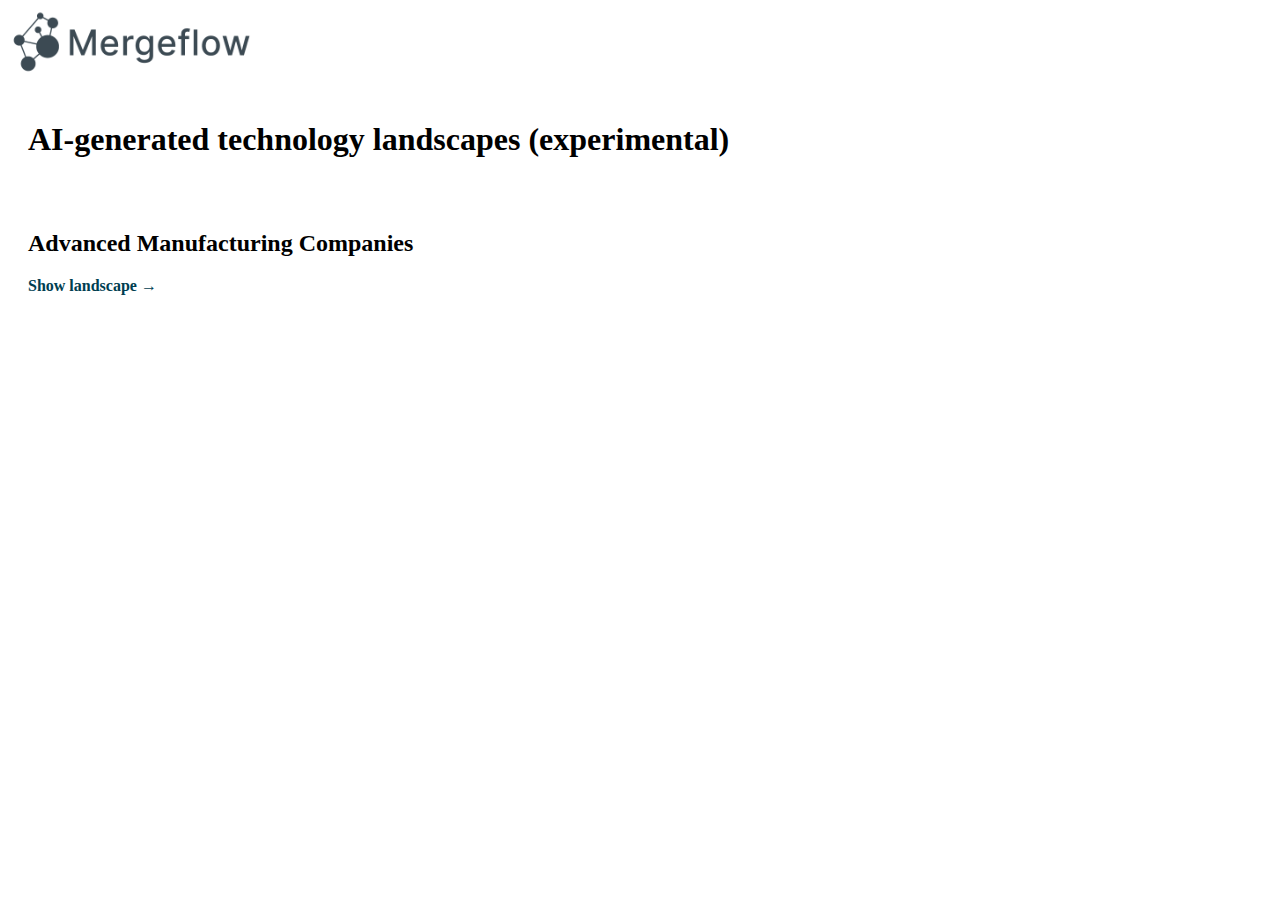
<file: index.html>
<!DOCTYPE html>
<html>
  <head>
	<title>Mergeflow technology roadmaps (experimental)</title>
	<style>
	  h1 {
		padding: 20px;
	  }
	  
	  h2 {
		  padding: 30px 0px 0px 20px;
	  }
	  
	  p {
		padding: 0px 0px 0px 20px;
		max-width: 50%;
	  }
	  nav ul {
		list-style: none;
		padding: 0;
	  }
	  
	  nav li {
		padding: 10px 10px 10px 30px;
	  }
	  
	  a {
		color: #003e51;
		font-weight: 800;
		text-decoration: none;
	  }
	  
	  header img {
		max-width: 250px;
	  }
	</style>
  </head>
  <body>
	<header>
	  <img src="./logo-mergeflow.png" alt="Mergeflow Logo">
	  <h1>AI-generated technology landscapes (experimental)</h1>
	</header>

	<main>
		<h2>Advanced Manufacturing Companies</h2>
		<p><a href="./advanced-manufacturing" target="_blank">Show landscape &rarr;</a></p>
	</main>
	
	<footer>
	  <!-- Footer content goes here -->
	</footer>
  </body>
</html>
</file>
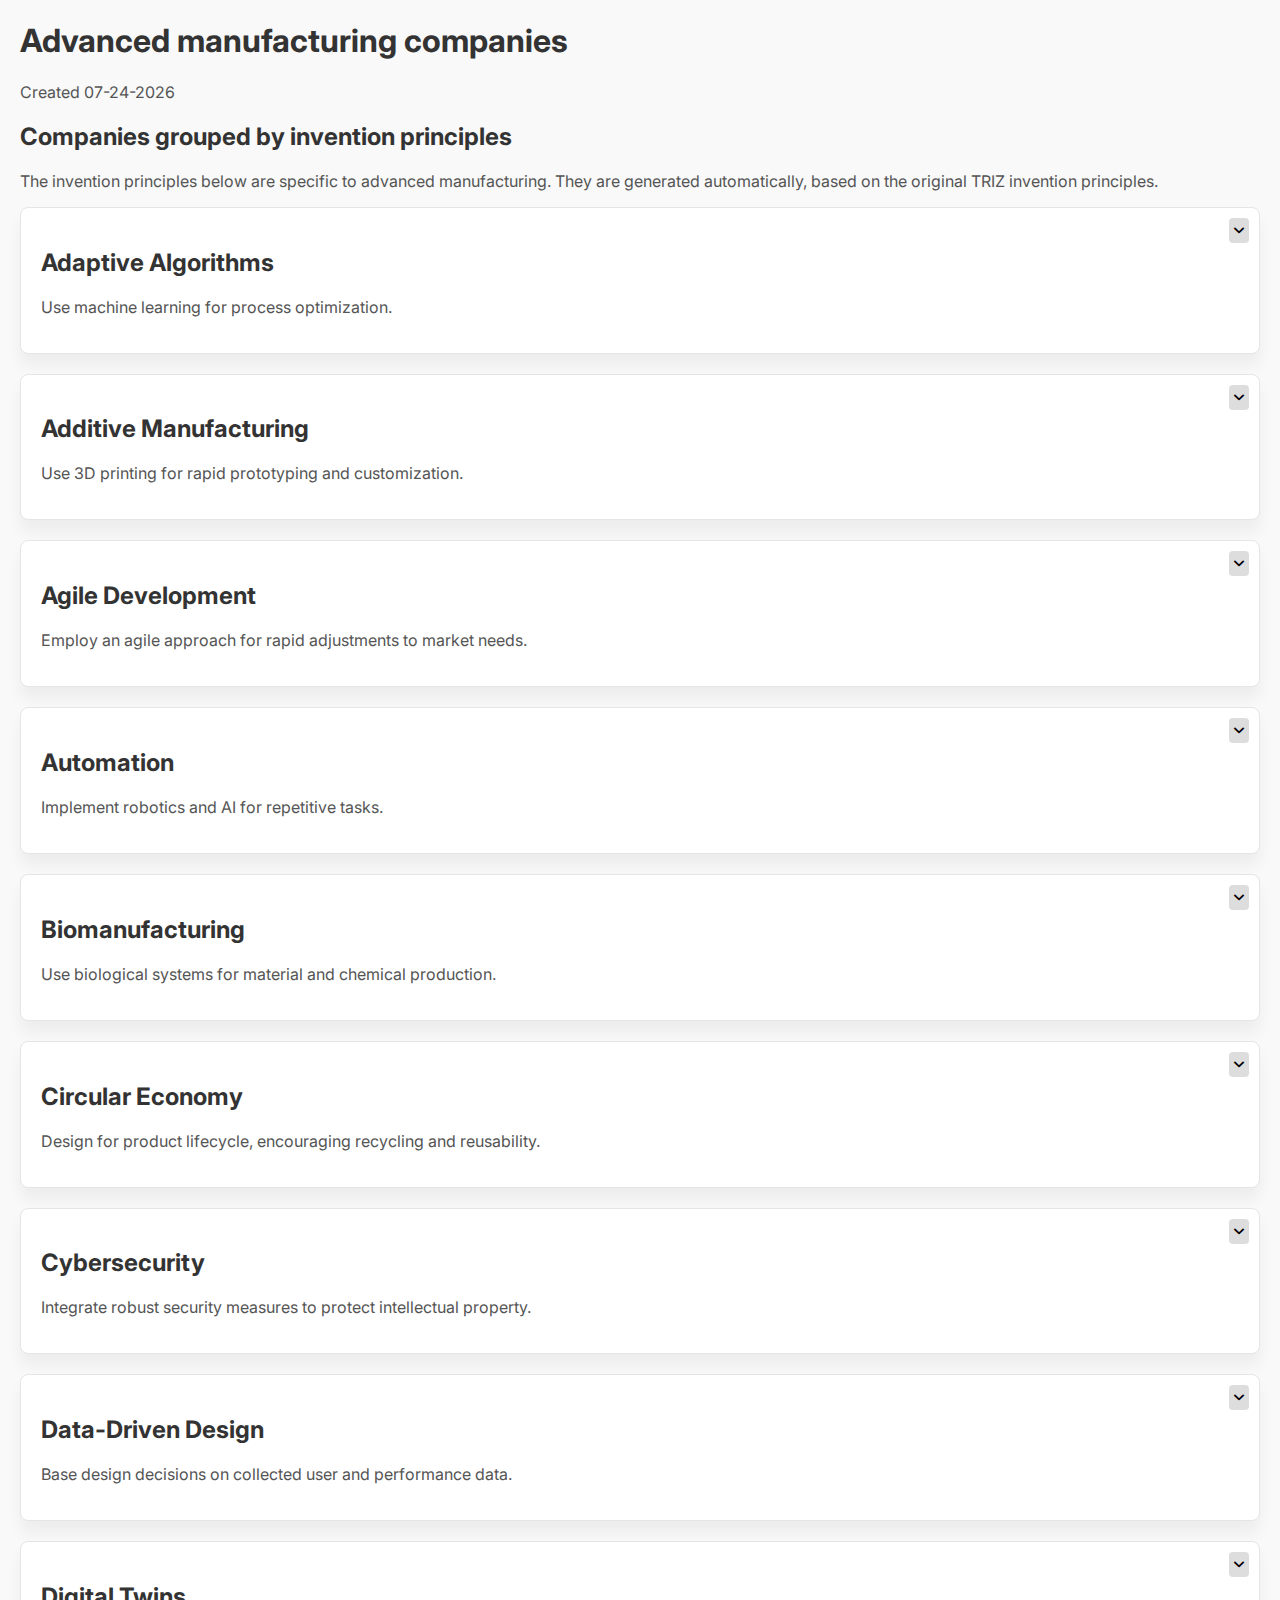
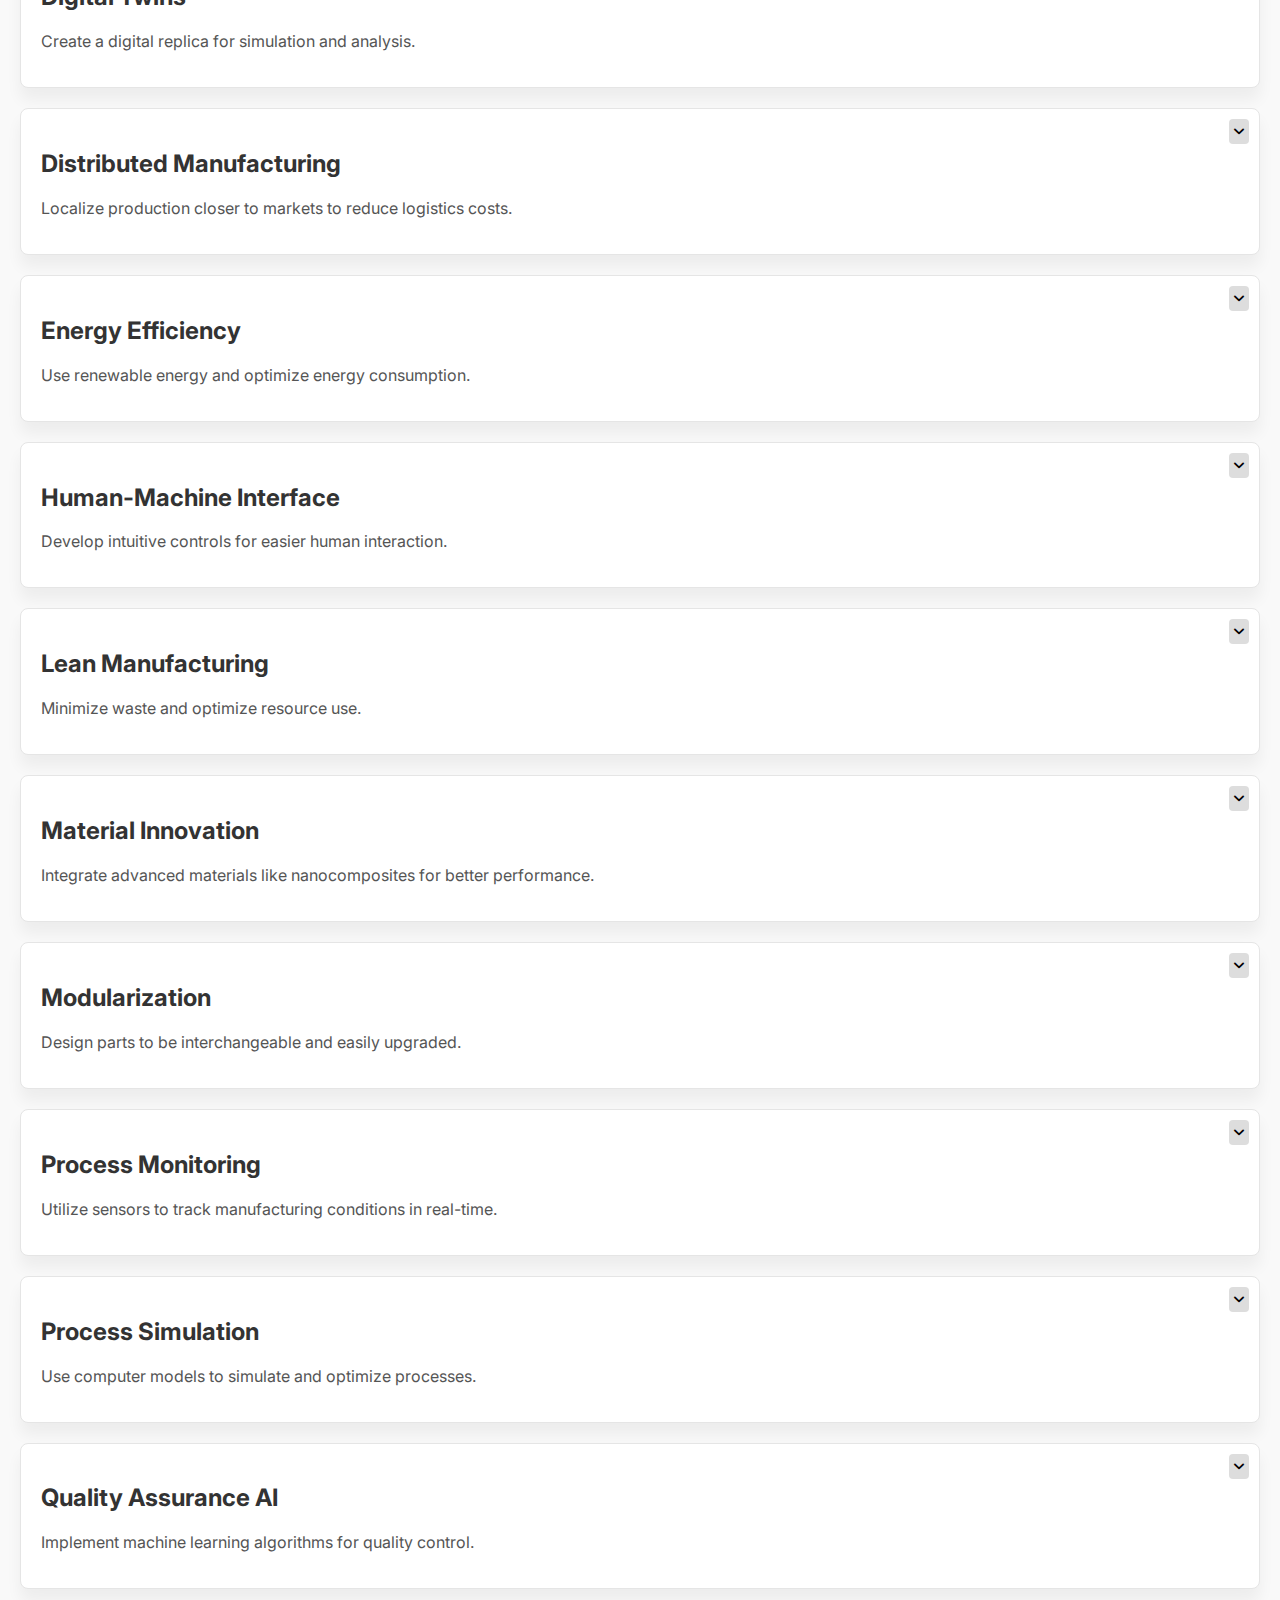
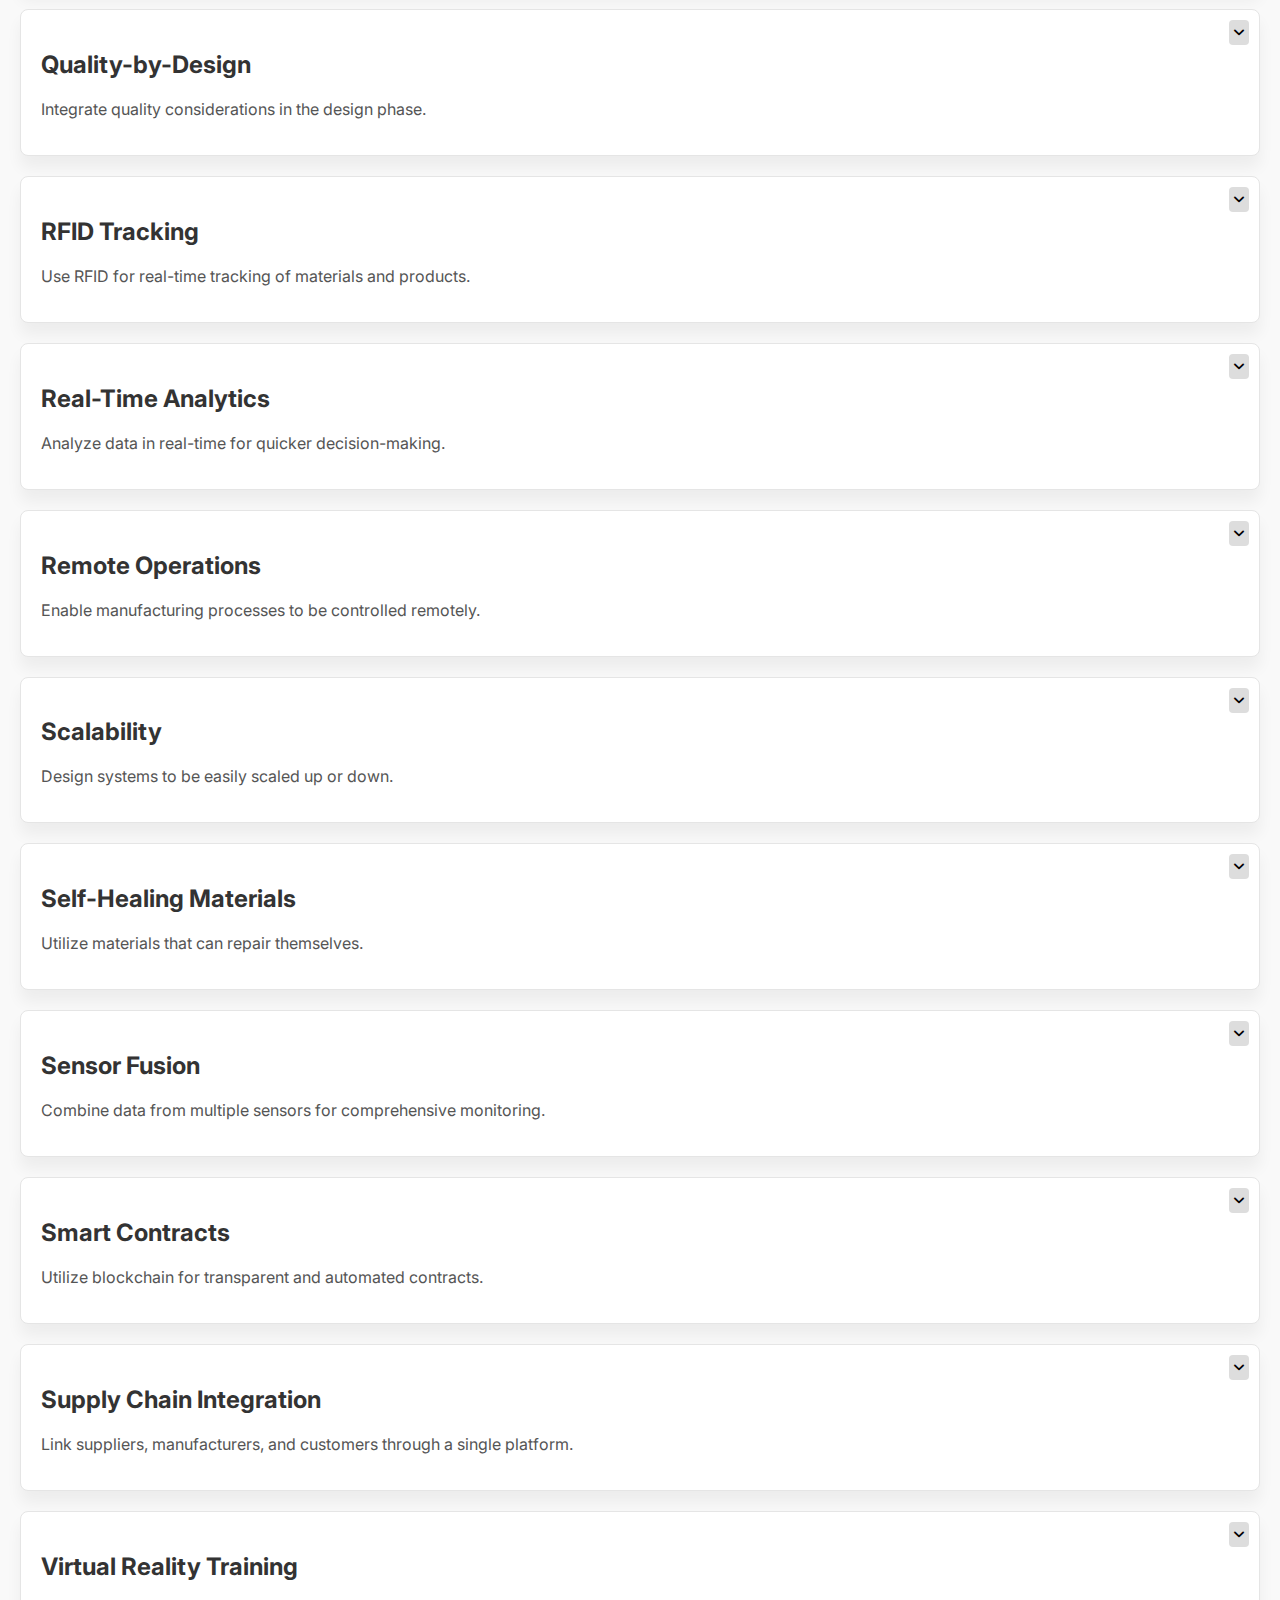
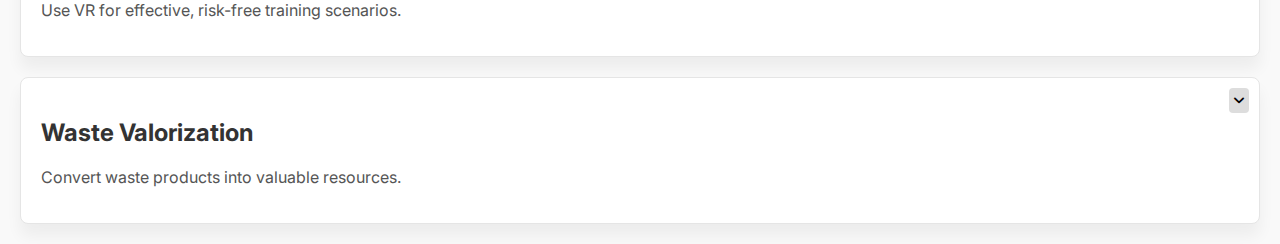
<file: advanced-manufacturing/index.html>
<!DOCTYPE html>
<html lang="en">
<head>
    <meta charset="UTF-8">
    <meta name="viewport" content="width=device-width, initial-scale=1.0">
    <title id="pageTitle"></title>
    <meta name="viewport" content="width=device-width, initial-scale=1">
    <link rel="stylesheet" href="https://cdnjs.cloudflare.com/ajax/libs/font-awesome/6.0.0-beta3/css/all.min.css">
    <link rel="stylesheet" href="css/styles.css">
    <link href="https://fonts.googleapis.com/css2?family=Inter:wght@400;700&display=swap" rel="stylesheet">
    <script src="js/scripts.mjs" defer></script>
    <script type="module" src="js/company_data.mjs" defer></script>
    <script type="module" src="js/factory_automation_page_general_infos.mjs" defer></script>
</head>
<body>
    <h1 id="header"></h1>
    <p id="createdDate" class="date"></p>
    <h2>Companies grouped by invention principles</h2>
    <p id="subheader"></p>
    <div id="companies">
        <!-- the companies content created by javascript will go here-->
    </div>

    <!-- The "not implemented yet" modal -->
    <div id="notImplementedModal" class="modal narrow-modal">
        <div class="modal-content">
            <span class="close">&times;</span>
            <p>Not implemented yet</p>
            <button onclick="closeModal('notImplementedModal')" class="primary-button">Close</button>
        </div>
    </div>

    <!-- The modal for company details -->
    <div id="companyDetailsModal" class="modal">
        <div class="modal-content">
        <span class="close">&times;</span>
        <div id="modal-body">
            <!-- The content from the table object will be injected here -->
        </div>
    </div>
  </div>
  <!-- call the JS function that loads and displays companies, grouped by invention principles, from JSON -->
  <script type="module" src="./js/company_data.mjs"></script>
</body>
</html>
</file>
<file: advanced-manufacturing/css/styles.css>
body {
    font-family: 'Inter', sans-serif;
    margin: 20px;
    background-color: #f9f9f9;
}
h1, h2, h3 {
    color: #333;
}

h3 {
    margin: 1.5em 0;
    font-size: 0.95rem;
}
p {
    color: #555;
}
.smallfont {
    font-size: 0.8em;
    color: #555;
}
a {
    color: #333;
}

.box {
    position: relative;
    border: 1px solid #e5e5e5;
    padding: 20px;
    margin-bottom: 20px;
    background-color: white;
    border-radius: 8px;
    box-shadow: 0 12px 15px rgba(0, 0, 0, 0.05);
}
.toggle-button {
    position: absolute;
    top: 10px;
    right: 10px;
    cursor: pointer;
    background-color: #ddd;
    border: none;
    padding: 5px;
    border-radius: 4px;
    transition: background-color 0.2s;
}
.toggle-button:hover {
    background-color: #ccc;
}
.collapsible-content {
    display: none;
}
.label {
    font-weight: bold;
    margin-right: 10px;
}

/* Modal Styles */
.modal {
    display: none;
    position: fixed;
    z-index: 1;
    left: 0;
    top: 0;
    width: 100%;
    height: 100%;
    overflow: auto;
    background-color: rgba(0,0,0,0.4);
}
.modal-content {
    position: relative;
    background-color: #fefefe;
    margin: 15% auto;
    padding: 20px;
    border: 1px solid #888;
    border-radius: 8px;
    width: 50%;
    box-shadow: 0 4px 6px rgba(0, 0, 0, 0.1);
}
.close {
    color: #aaa;
    float: right;
    font-size: 28px;
    font-weight: bold;
    cursor: pointer;
}
.close:hover,
.close:focus {
    color: black;
    text-decoration: none;
    cursor: pointer;
}
.primary-button {
    display: inline-block;
    padding: 8px 16px;
    background-color: #555;
    font-size: 0.9em;
    color: #fff;
    border: none;
    border-radius: 4px;
    cursor: pointer;
    margin-top: 10px;
    margin-bottom: 20px;
}
.primary-button:hover {
    background-color: #333;
}
.close-icon {
    color: #aaaaaa;
    float: right;
    font-size: 28px;
    font-weight: bold;
    cursor: pointer;
}

.close-icon:hover,
.close-icon:focus {
    color: #000;
    text-decoration: none;
    cursor: pointer;
}
.secondary-button {
    display: inline-block;
    padding: 8px 16px;
    background-color: #f2f2f2; /* Light gray background */
    color: #555;
    border: none;
    border-radius: 4px;
    cursor: pointer;
    margin-top: 10px;
    margin-right: 10px; /* Space between the two buttons */
}
.secondary-button:hover {
    background-color: #e0e0e0; /* Slightly darker on hover */
}

.modal.narrow-modal .modal-content {
    width: 20%; /* Adjust this value to your desired width */
    margin: 15% auto;
}


/* table styles */
.div-table {
    display: table;
    width: 100%;
    font-size: 0.8em;
}

.div-row {
    display: table-row;
}

.div-cell {
    display: table-cell;
    border: 0.5px solid #ddd;
    padding: 8px;
    text-align: center;
}

/* Add this to give a background color to the header row */
.div-table .div-row:first-child .div-cell {
    background-color: #f2f2f2;
    font-weight: bold;
}  

.responsive-table {
    overflow-x: auto;
    -webkit-overflow-scrolling: touch; /* for smooth scrolling on iOS */
}

/* Optionally, you can also add media queries to target specific screen widths */
@media only screen and (max-width: 800px) {
    .responsive-table {
        overflow-x: auto;
        -webkit-overflow-scrolling: touch;
    }
}

/* styles for companies grouped by invention principles */
.company-tile {
    flex: 0 1 calc(20% - 10px); /* Adjust the width for 5 tiles per row, minus the gap */
    background-color: #f9f9f9; /* Light background color */
    padding: 10px;
    box-sizing: border-box;
    height: auto; /* Adjust the height as needed, or use 'auto' for flexible height */
    display: flex;
    flex-direction: column; /* Stack children vertically */
    justify-content: start; /* Align children to the start of the main axis */
    align-items: flex-start; /* Align children to the start of the cross axis */
    margin-bottom: 10px; /* Margin at the bottom for spacing between rows */
    border-radius: 8px; /* Rounded corners */
    gap: 10px; /* Equal vertical spacing between components */
}
  
.company-tile h3 {
    margin: 0; /* Remove default margin from h3 */
    width: 100%; /* Full width of the container */
    font-size: 1em; /* Adjust the font size as needed */
    /* Ensure the header is visible */
    color: inherit; /* Or set a specific color */
    font-weight: bold; /* Adjust the font weight as needed */
    /* Additional styling as needed */
}
  
.tiles-container {
    display: flex;
    flex-wrap: wrap;
    gap: 10px; /* Adjust the gap as needed */
    margin-bottom: 20px;
}

/* for the invention principles in the modal popup */
.principle {
    display: flex;
    flex-direction: column;
    margin-top: 10px;
}

/* for technology, solved problem, use cases columns in modal popup */
.info-container {
    display: flex;
    flex-direction: column;
}
  
.info-block {
    flex: 1;
    padding: 10px;
}

/* Responsive adjustments */
@media (min-width: 600px) {
    .principle {
      flex-direction: row;
    }
    .principle > div:first-child {
      flex: 1;
      font-weight: bold;
    }
    .principle > div:last-child {
      flex: 3;
    }
    .smallfont {
      font-size: 0.8em;
    }
    .info-container {
      flex-direction: row;
    }
}
  
@media (max-width: 800px) {
    .company-tile {
      flex: 0 1 calc(50% - 10px); /* 2 tiles per row on smaller screens */
    }
}
</file>
